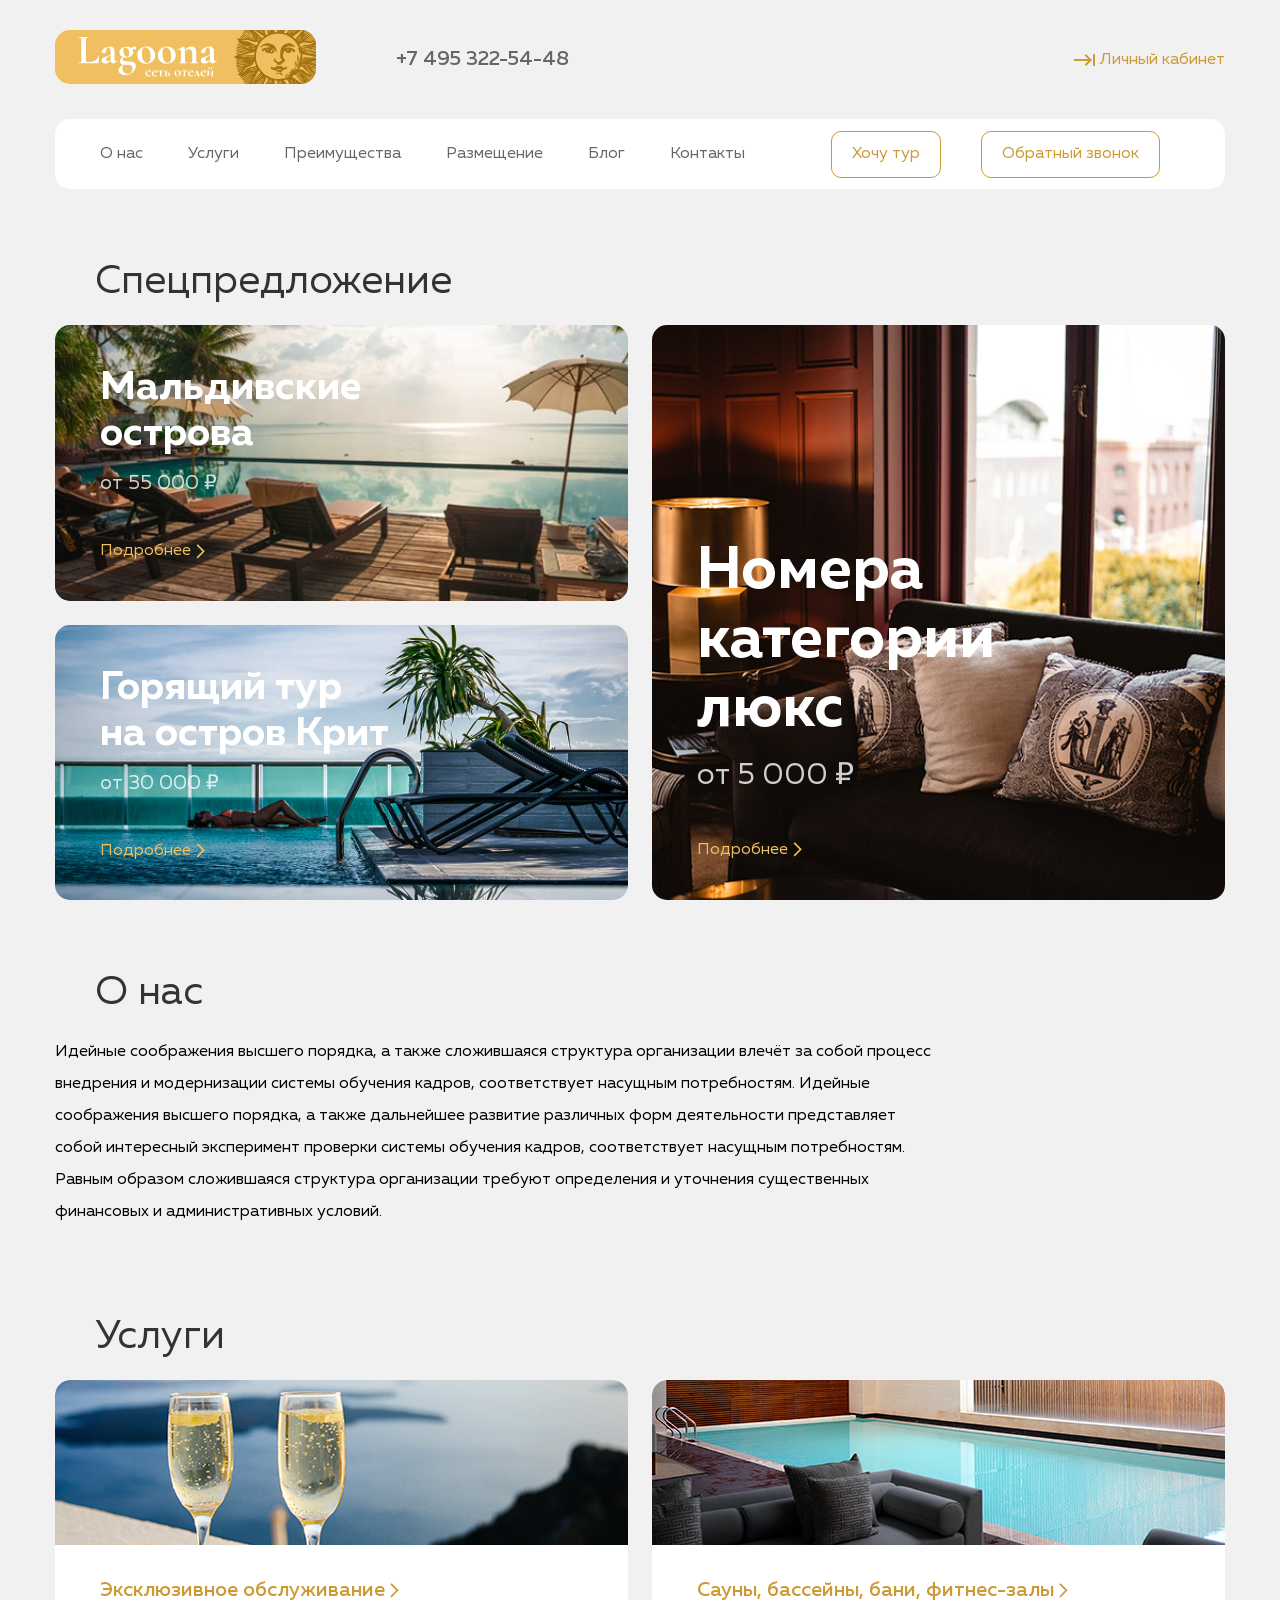
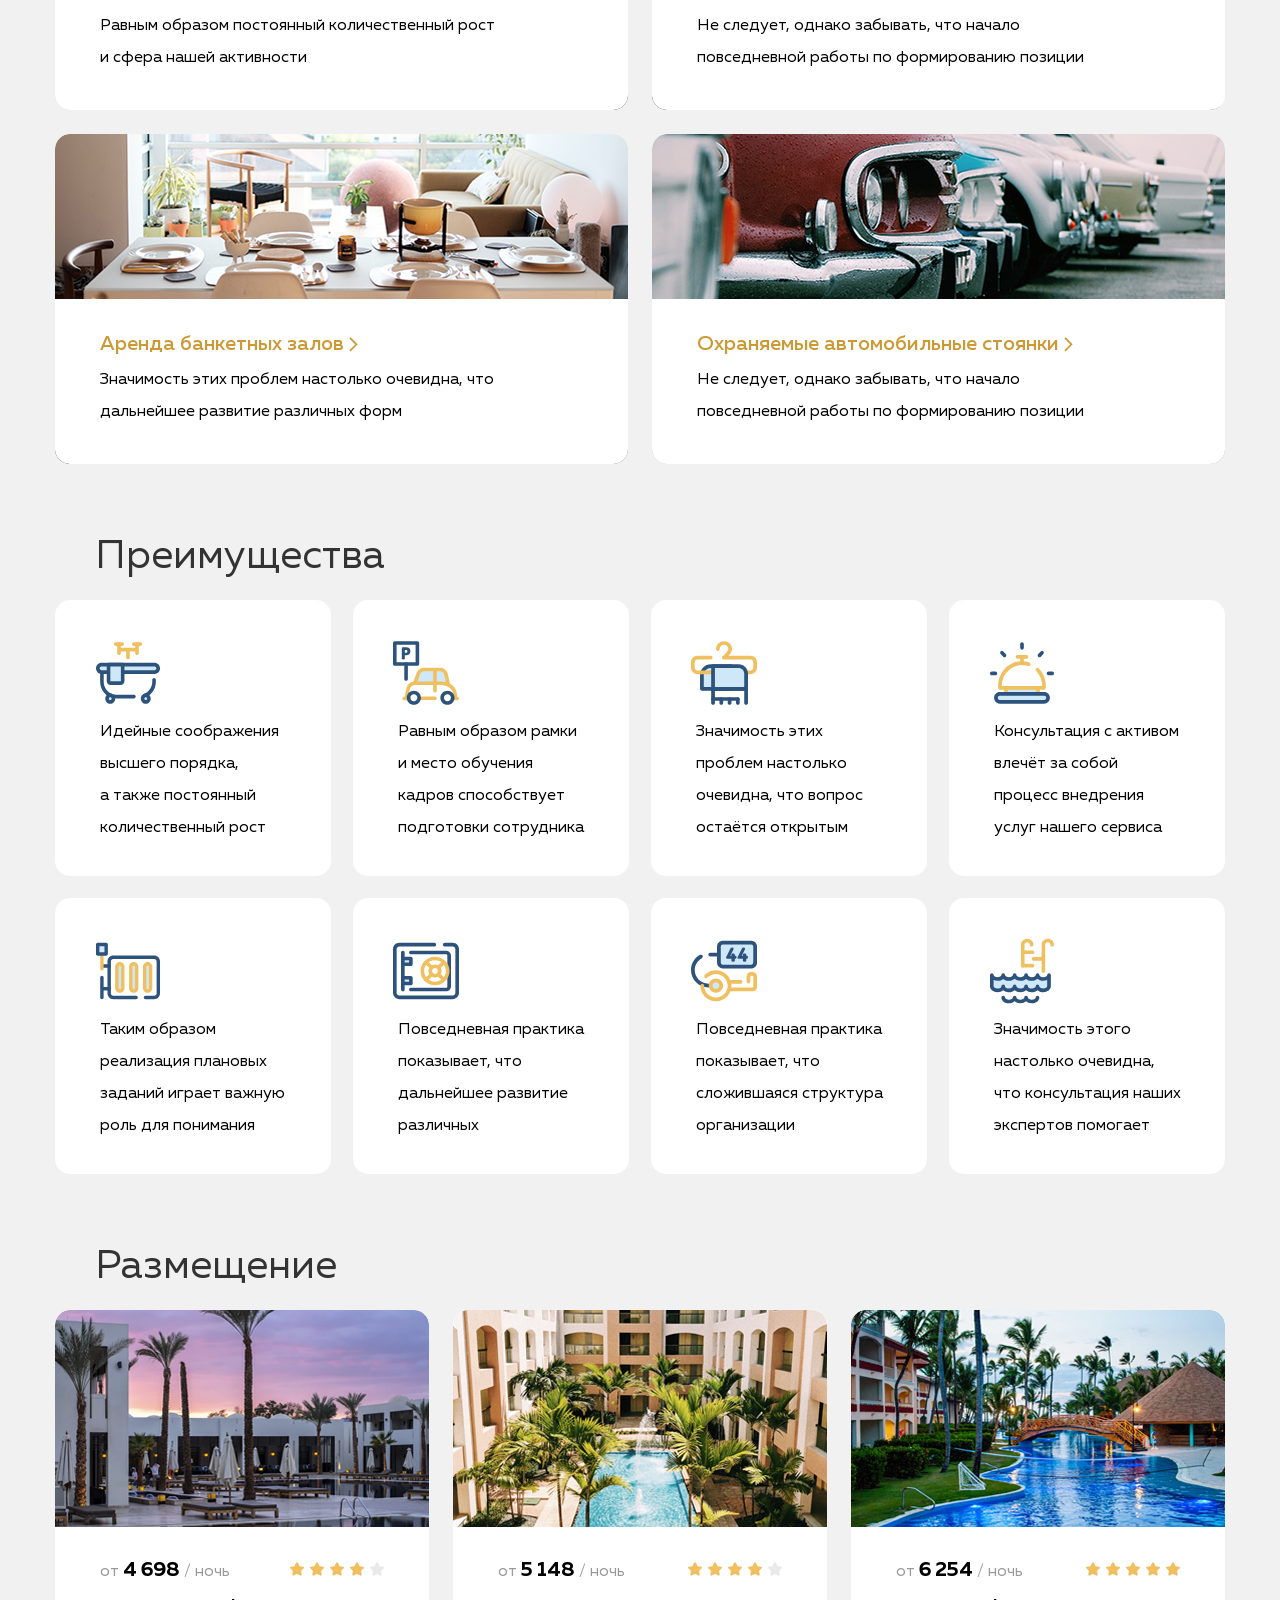
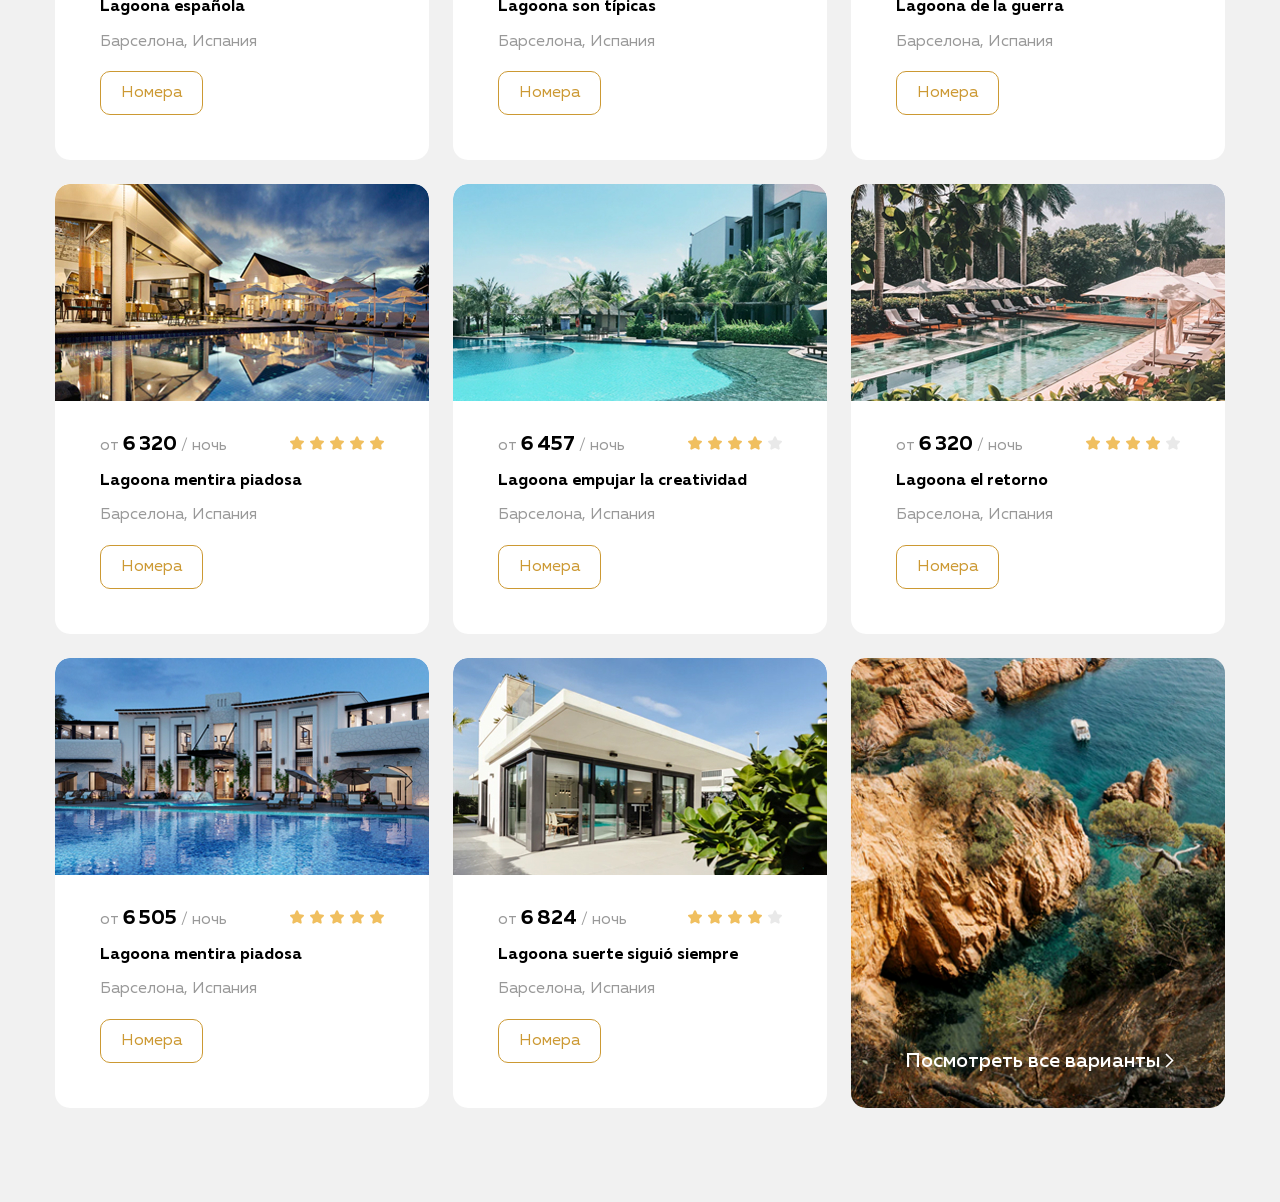
<file: index.html>
<!DOCTYPE html>
<html lang="ru">

<head>
  <meta charset="UTF-8">
  <meta name="viewport" content="width=device-width, initial-scale=1.0">
  <title>Lagoona</title>
  <link rel="stylesheet" href="css/normalize.css">
  <link rel="stylesheet" href="css/style.css">
</head>

<body>
  <header class="header">
    <div class="container flex header-container">
      <a href="" class="header-logo">
        <img src="image/logo.svg" alt="Лагуна • Сеть отелей" class="header-logo">
      </a>
      <address class="contact-address">
        <a href="tel:+74953225448" class="header-contact-link">
          +7 495 322-54-48
        </a>
      </address>
      <a href="#" class="header-cabinet">
        Личный кабинет
      </a>
    </div>
    <div class="container">
      <nav class="header-nav flex">
        <ul class="list-reset header-list flex">
          <li class="header-list-item">
            <a href="#about-us" class="header-link">
              О&nbsp;нас
            </a>
          </li>
          <li class="header-list-item">
            <a href="#services" class="header-link">
              Услуги
            </a>
          </li>
          <li class="header-list-item">
            <a href="#advantages" class="header-link">
              Преимущества
            </a>
          </li>
          <li class="header-list-item">
            <a href="#location" class="header-link">
              Размещение
            </a>
          </li>
          <li class="header-list-item">
            <a href="#blog" class="header-link">
              Блог
            </a>
          </li>
          <li class="header-list-item">
            <a href="#contacts" class="header-link">
              Контакты
            </a>
          </li>
        </ul>
        <button class="btn-reset btn want-tour">
          Хочу тур
        </button>
        <button class="btn-reset btn callback">
          Обратный звонок
        </button>
      </nav>
    </div>
  </header>

  <main class="main">
    <section class="special-offer section-offset">
      <div class="container">
        <h2 class="section-title">
          Спецпредложение
        </h2>
        <div class="special-offer-containter flex">
          <div class="special-offer-tour flex">
            <div class="special-tour-card card-one">
              <div class="special-card-text">
                <h3 class="special-title tour-title">
                  Мальдивские острова
                </h3>
                <p class="special-price tour-price">
                  от&nbsp;55&nbsp;000&nbsp;₽
                </p>
                <a href="#" class="deploy-item special-offer-deploy">
                  Подробнее
                </a>
              </div>
            </div>
            <div class="special-tour-card card-two">
              <div class="special-card-text">
                <h3 class="special-title tour-title">
                  Горящий тур на&nbsp;остров Крит
                </h3>
                <p class="special-price tour-price">
                  от&nbsp;30&nbsp;000&nbsp;₽
                </p>
                <a href="#" class="deploy-item special-offer-deploy">
                  Подробнее
                </a>
              </div>
            </div>
          </div>
          <div class="special-offer-apartment card-three">
            <div class="special-apartment-text">
              <h3 class="special-title apartment-title">
                Номера категории люкс
              </h3>
              <p class="special-price apartment-price">
                от&nbsp;5&nbsp;000&nbsp;₽
              </p>
              <a href="#" class="deploy-item special-offer-deploy">
                Подробнее
              </a>
            </div>
          </div>
        </div>
      </div>
    </section>

    <section id="about-us" class="about-us section-offset">
      <div class="container">
        <h2 class="section-title">
          О нас
        </h2>
        <div class="about-container">
          <p class="about-descr">
            Идейные соображения высшего порядка, а&nbsp;также сложившаяся структура организации влечёт за&nbsp;собой
            процесс внедрения и&nbsp;модернизации системы обучения кадров, соответствует насущным потребностям. Идейные
            соображения высшего порядка, а&nbsp;также дальнейшее развитие различных форм деятельности представляет собой
            интересный эксперимент проверки системы обучения кадров, соответствует насущным потребностям. Равным образом
            сложившаяся структура организации требуют определения и&nbsp;уточнения существенных финансовых
            и&nbsp;административных условий.
          </p>
        </div>
      </div>
    </section>

    <section id="services" class="services section-offset">
      <div class="container">
        <h2 class="section-title">
          Услуги
        </h2>

        <ul class="list-reset services-list flex">
          <li class="services-list-item item-one">
            <div class="services-card-image"></div>
            <div class="services-card-text">
              <a href="#" class="deploy-item services-title-deploy">
                Эксклюзивное обслуживание
              </a>
              <p class="services-card-descr">
                Равным образом постоянный количественный рост и&nbsp;сфера нашей активности
              </p>
            </div>
          </li>
          <li class="services-list-item item-two">
            <div class="services-card-image"></div>
            <div class="services-card-text">
              <a href="#" class="deploy-item services-title-deploy">
                Сауны, бассейны, бани, фитнес-залы
              </a>
              <p class="services-card-descr">
                Не&nbsp;следует, однако забывать, что начало повседневной работы по&nbsp;формированию позиции
              </p>
            </div>
          </li>
          <li class="services-list-item item-three">
            <div class="services-card-image"></div>
            <div class="services-card-text">
              <a href="#" class="deploy-item services-title-deploy">
                Аренда банкетных залов
              </a>
              <p class="services-card-descr">
                Значимость этих проблем настолько очевидна, что дальнейшее развитие различных форм
              </p>
            </div>
          </li>
          <li class="services-list-item item-four">
            <div class="services-card-image"></div>
            <div class="services-card-text">
              <a href="#" class="deploy-item services-title-deploy">
                Охраняемые автомобильные стоянки
              </a>
              <p class="services-card-descr">
                Не&nbsp;следует, однако забывать, что начало повседневной работы по&nbsp;формированию позиции
              </p>
            </div>
          </li>
        </ul>
      </div>
    </section>

    <section id="advantages" class="advantages section-offset">
      <div class="container">
        <h2 class="section-title">
          Преимущества
        </h2>
        <ul class="list-reset advantages-list flex">
          <li class="advantages-list-item advantages-item-1">
            <p class="advantages-item-descr">
              Идейные соображения высшего порядка, а&nbsp;также постоянный количественный рост
            </p>
          </li>
          <li class="advantages-list-item advantages-item-2">
            <p class="advantages-item-descr">
              Равным образом рамки и&nbsp;место обучения кадров способствует подготовки сотрудника
            </p>
          </li>
          <li class="advantages-list-item advantages-item-3">
            <p class="advantages-item-descr">
              Значимость этих проблем настолько очевидна, что вопрос остаётся открытым
            </p>
          </li>
          <li class="advantages-list-item advantages-item-4">
            <p class="advantages-item-descr">
              Консультация с&nbsp;активом влечёт за&nbsp;собой процесс внедрения услуг нашего сервиса
            </p>
          </li>
          <li class="advantages-list-item advantages-item-5">
            <p class="advantages-item-descr">
              Таким образом реализация плановых заданий играет важную роль для понимания
            </p>
          </li>
          <li class="advantages-list-item advantages-item-6">
            <p class="advantages-item-descr">
              Повседневная практика показывает, что дальнейшее развитие различных
            </p>
          </li>
          <li class="advantages-list-item advantages-item-7">
            <p class="advantages-item-descr">
              Повседневная практика показывает, что сложившаяся структура организации
            </p>
          </li>
          <li class="advantages-list-item advantages-item-8">
            <p class="advantages-item-descr">
              Значимость этого настолько очевидна, что консультация наших экспертов помогает
            </p>
          </li>
        </ul>
      </div>
    </section>

    <section id="location" class="location section-offset">
      <div class="container">
        <h2 class="section-title">
          Размещение
        </h2>
        <ul class="list-reset location-list flex">
          <li class="location-list-item location-item-1">
            <div class="location-item-photo"></div>
            <div class="location-item-content">
              <div class="location-item-header">
                <p class="location-item-price">
                  от&nbsp;<b>4 698</b>&nbsp;/ ночь
                </p>
                <div class="location-rating">
                  <img src="image/fill-star.svg" alt="" class="location-rating-icon">
                  <img src="image/fill-star.svg" alt="" class="location-rating-icon">
                  <img src="image/fill-star.svg" alt="" class="location-rating-icon">
                  <img src="image/fill-star.svg" alt="" class="location-rating-icon">
                  <img src="image/unfill-star.svg" alt="" class="location-rating-icon">
                </div>
              </div>
              <h3 class="location-item-title">Lagoona española</h3>
              <p class="location-item-place">Барселона, Испания</p>
              <button class="btn-reset btn hotel-rooms">Номера</button>
            </div>
          </li>
          <li class="location-list-item location-item-2">
            <div class="location-item-photo"></div>
            <div class="location-item-content">
              <div class="location-item-header">
                <p class="location-item-price">
                  от&nbsp;<b>5 148</b>&nbsp;/ ночь
                </p>
                <div class="location-rating">
                  <img src="image/fill-star.svg" alt="" class="location-rating-icon">
                  <img src="image/fill-star.svg" alt="" class="location-rating-icon">
                  <img src="image/fill-star.svg" alt="" class="location-rating-icon">
                  <img src="image/fill-star.svg" alt="" class="location-rating-icon">
                  <img src="image/unfill-star.svg" alt="" class="location-rating-icon">
                </div>
              </div>
              <h3 class="location-item-title">Lagoona son típicas</h3>
              <p class="location-item-place">Барселона, Испания</p>
              <button class="btn-reset btn hotel-rooms">Номера</button>
            </div>
          </li>

          <li class="location-list-item location-item-3">
            <div class="location-item-photo"></div>
            <div class="location-item-content">
              <div class="location-item-header">
                <p class="location-item-price">
                  от&nbsp;<b>6 254</b>&nbsp;/ ночь
                </p>
                <div class="location-rating">
                  <img src="image/fill-star.svg" alt="" class="location-rating-icon">
                  <img src="image/fill-star.svg" alt="" class="location-rating-icon">
                  <img src="image/fill-star.svg" alt="" class="location-rating-icon">
                  <img src="image/fill-star.svg" alt="" class="location-rating-icon">
                  <img src="image/fill-star.svg" alt="" class="location-rating-icon">
                </div>
              </div>
              <h3 class="location-item-title">Lagoona de la guerra</h3>
              <p class="location-item-place">Барселона, Испания</p>
              <button class="btn-reset btn hotel-rooms">Номера</button>
            </div>
          </li>

          <li class="location-list-item location-item-4">
            <div class="location-item-photo"></div>
            <div class="location-item-content">
              <div class="location-item-header">
                <p class="location-item-price">
                  от&nbsp;<b>6 320</b>&nbsp;/ ночь
                </p>
                <div class="location-rating">
                  <img src="image/fill-star.svg" alt="" class="location-rating-icon">
                  <img src="image/fill-star.svg" alt="" class="location-rating-icon">
                  <img src="image/fill-star.svg" alt="" class="location-rating-icon">
                  <img src="image/fill-star.svg" alt="" class="location-rating-icon">
                  <img src="image/fill-star.svg" alt="" class="location-rating-icon">
                </div>
              </div>
              <h3 class="location-item-title">Lagoona mentira piadosa</h3>
              <p class="location-item-place">Барселона, Испания</p>
              <button class="btn-reset btn hotel-rooms">Номера</button>
            </div>
          </li>

          <li class="location-list-item location-item-5">
            <div class="location-item-photo"></div>
            <div class="location-item-content">
              <div class="location-item-header">
                <p class="location-item-price">
                  от&nbsp;<b>6 457</b>&nbsp;/ ночь
                </p>
                <div class="location-rating">
                  <img src="image/fill-star.svg" alt="" class="location-rating-icon">
                  <img src="image/fill-star.svg" alt="" class="location-rating-icon">
                  <img src="image/fill-star.svg" alt="" class="location-rating-icon">
                  <img src="image/fill-star.svg" alt="" class="location-rating-icon">
                  <img src="image/unfill-star.svg" alt="" class="location-rating-icon">
                </div>
              </div>
              <h3 class="location-item-title">Lagoona empujar la creatividad</h3>
              <p class="location-item-place">Барселона, Испания</p>
              <button class="btn-reset btn hotel-rooms">Номера</button>
            </div>
          </li>

          <li class="location-list-item location-item-6">
            <div class="location-item-photo"></div>
            <div class="location-item-content">
              <div class="location-item-header">
                <p class="location-item-price">
                  от&nbsp;<b>6 320</b>&nbsp;/ ночь
                </p>
                <div class="location-rating">
                  <img src="image/fill-star.svg" alt="" class="location-rating-icon">
                  <img src="image/fill-star.svg" alt="" class="location-rating-icon">
                  <img src="image/fill-star.svg" alt="" class="location-rating-icon">
                  <img src="image/fill-star.svg" alt="" class="location-rating-icon">
                  <img src="image/unfill-star.svg" alt="" class="location-rating-icon">
                </div>
              </div>
              <h3 class="location-item-title">Lagoona el retorno</h3>
              <p class="location-item-place">Барселона, Испания</p>
              <button class="btn-reset btn hotel-rooms">Номера</button>
            </div>
          </li>

          <li class="location-list-item location-item-7">
            <div class="location-item-photo"></div>
            <div class="location-item-content">
              <div class="location-item-header">
                <p class="location-item-price">
                  от&nbsp;<b>6 505</b>&nbsp;/ ночь
                </p>
                <div class="location-rating">
                  <img src="image/fill-star.svg" alt="" class="location-rating-icon">
                  <img src="image/fill-star.svg" alt="" class="location-rating-icon">
                  <img src="image/fill-star.svg" alt="" class="location-rating-icon">
                  <img src="image/fill-star.svg" alt="" class="location-rating-icon">
                  <img src="image/fill-star.svg" alt="" class="location-rating-icon">
                </div>
              </div>
              <h3 class="location-item-title">Lagoona mentira piadosa</h3>
              <p class="location-item-place">Барселона, Испания</p>
              <button class="btn-reset btn hotel-rooms">Номера</button>
            </div>
          </li>

          <li class="location-list-item location-item-8">
            <div class="location-item-photo"></div>
            <div class="location-item-content">
              <div class="location-item-header">
                <p class="location-item-price">
                  от&nbsp;<b>6 824</b>&nbsp;/ ночь
                </p>
                <div class="location-rating">
                  <img src="image/fill-star.svg" alt="" class="location-rating-icon">
                  <img src="image/fill-star.svg" alt="" class="location-rating-icon">
                  <img src="image/fill-star.svg" alt="" class="location-rating-icon">
                  <img src="image/fill-star.svg" alt="" class="location-rating-icon">
                  <img src="image/unfill-star.svg" alt="" class="location-rating-icon">
                </div>
              </div>
              <h3 class="location-item-title">Lagoona suerte siguió siempre</h3>
              <p class="location-item-place">Барселона, Испания</p>
              <button class="btn-reset btn hotel-rooms">Номера</button>
            </div>
          </li>

          <li class="location-list-item location-all">
            <a href="#" class="deploy-item location-hotel-all">
              Посмотреть все варианты
            </a>
          </li>
        </ul>
      </div>
    </section>
  </main>
</body>

</html>
</file>
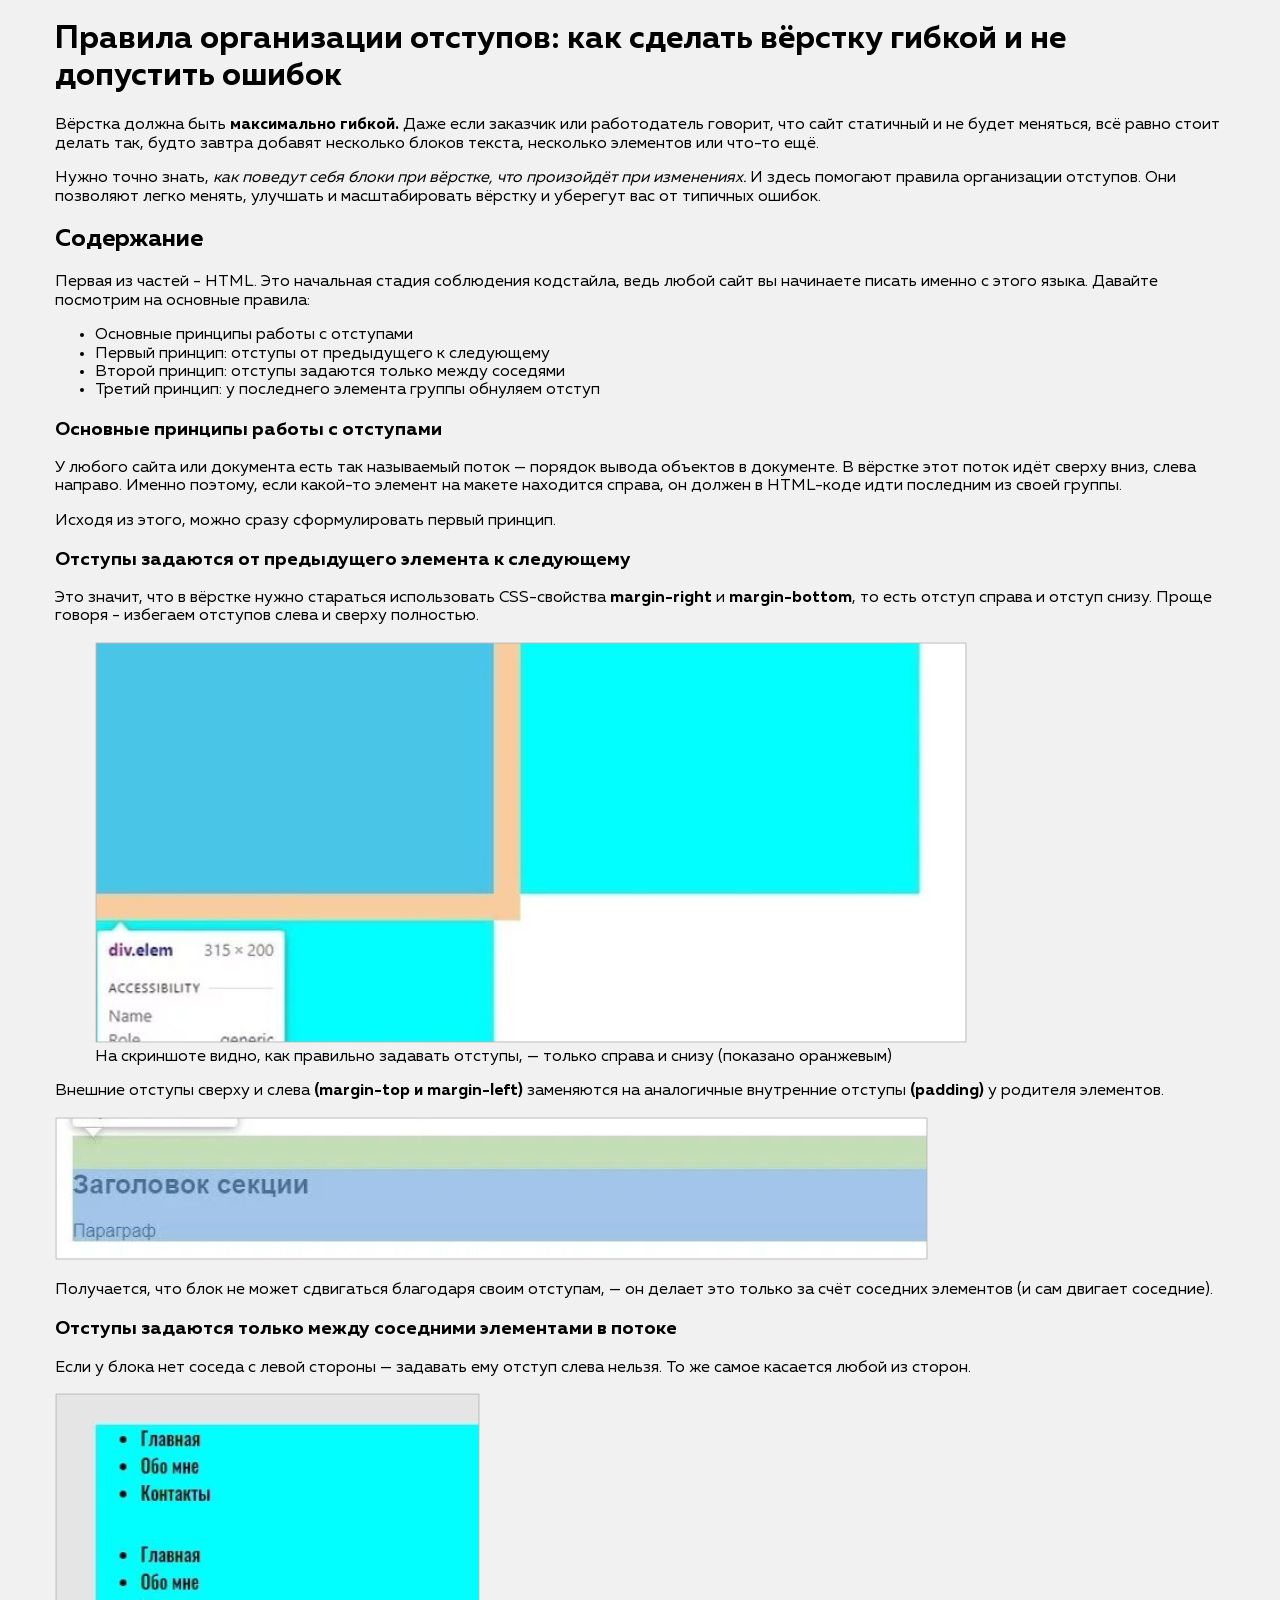
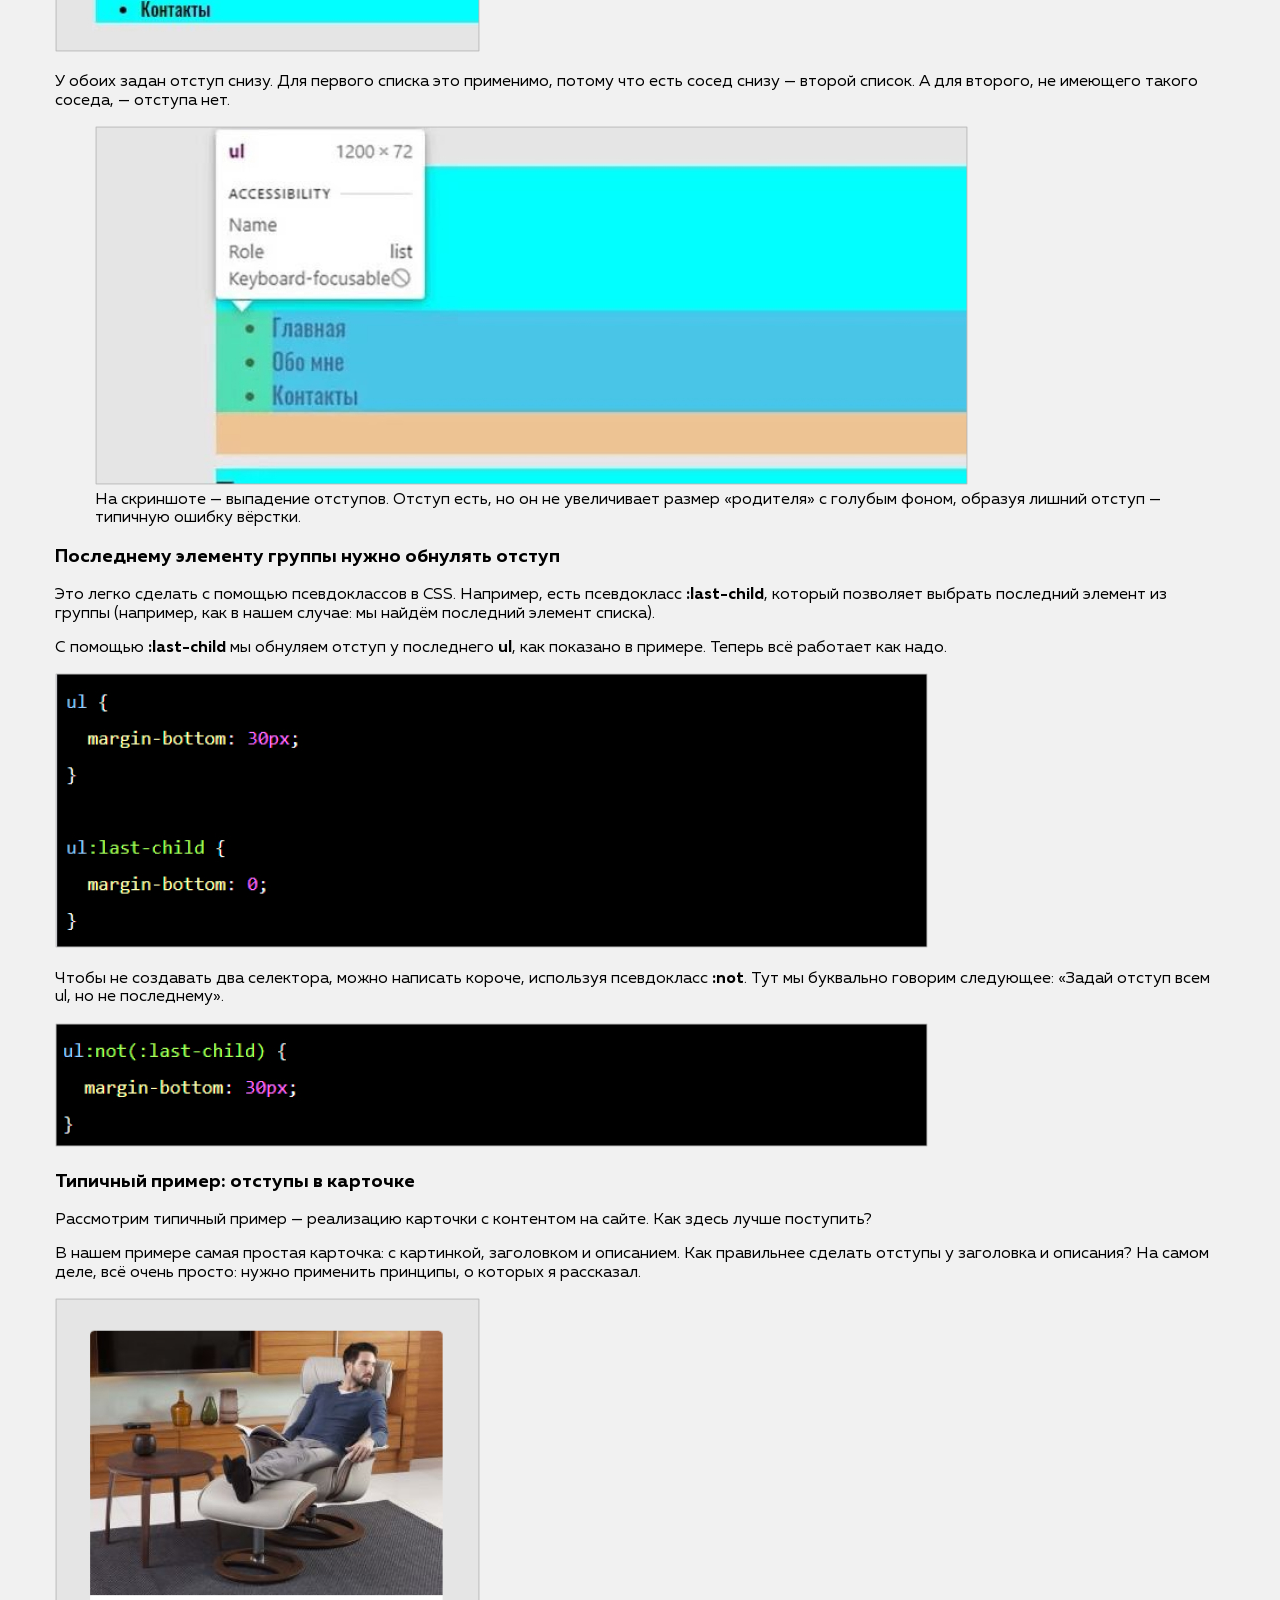
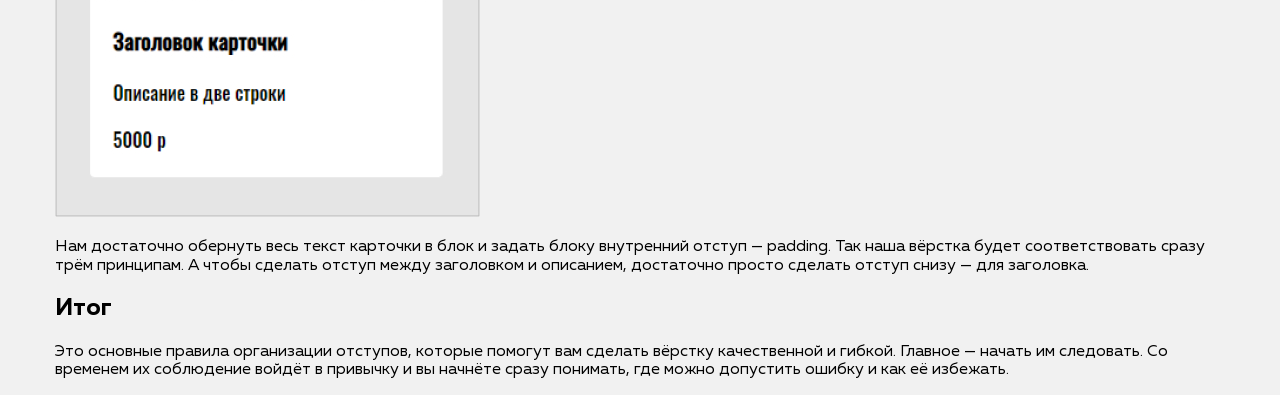
<file: article.html>
<!DOCTYPE html>
<html lang="ru">
<head>
  <meta charset="UTF-8">
  <meta name="viewport" content="width=device-width, initial-scale=1.0">
  <title>Правила организации отступов</title>
  <link rel="stylesheet" href="css/normalize.css">
  <link rel="stylesheet" href="css/style.css">
</head>
<body>
  <div class="container">
    <h1 class="header-text">
      <b>Правила организации отступов:</b> как сделать вёрстку гибкой и не допустить ошибок
    </h1>

    <p class="text">
      Вёрстка должна быть <strong>максимально гибкой.</strong> Даже если заказчик или работодатель говорит, что сайт статичный и не будет меняться, всё равно стоит делать так, будто завтра добавят несколько блоков текста, несколько элементов или что-то ещё.
    </p>

    <p class="text">
      Нужно точно знать, <i>как поведут себя блоки при вёрстке, что произойдёт при изменениях.</i> И здесь помогают правила организации отступов. Они позволяют легко менять, улучшать и масштабировать вёрстку и уберегут вас от типичных ошибок.
    </p>

    <div class="gray-box box-decorate-one">
      <h2 class="contents">Содержание</h2>

      <p class="text">
        Первая из частей - HTML. Это начальная стадия соблюдения кодстайла, ведь любой сайт вы начинаете писать именно с этого языка. Давайте посмотрим на основные правила:
      </p>

      <ul class="content-elements">
        <li class="item-content">
          <a class="item-link" href="#chapterOne">Основные принципы работы с отступами</a>
        </li>
        <li class="item-content">
          <a class="item-link" href="#chapterTwo">Первый принцип: отступы от предыдущего к следующему</a>
        </li>
        <li class="item-content">
          <a class="item-link" href="#chapterThree">Второй принцип: отступы задаются только между соседями</a>
        </li>
        <li class="item-content">
          <a class="item-link" href="#chapterFour">Третий принцип: у последнего элемента группы обнуляем отступ</a>
        </li>
      </ul>
    </div>

    <div id="#chapterOne">
      <h3 class="subtitle">
        Основные принципы работы с отступами
      </h3>

      <p class="text">
        У любого сайта или документа есть так называемый поток — порядок вывода объектов в документе. В вёрстке этот поток идёт сверху вниз, слева направо. Именно поэтому, если какой-то элемент на макете находится справа, он должен в HTML-коде идти последним из своей группы.
      </p>

      <p class="text quote-container">
        Исходя из этого, можно сразу сформулировать первый принцип.
      </p>
    </div>

    <div id="chapterTwo">
      <h3 class="subtitle">
        Отступы задаются от предыдущего элемента к следующему
      </h3>

      <p class="text">
        Это значит, что в вёрстке нужно стараться использовать CSS-свойства <b>margin-right</b> и <b>margin-bottom</b>, то есть отступ справа и отступ снизу. Проще говоря - избегаем отступов слева и сверху полностью.
      </p>

      <figure class="structured-image">
        <img src="img/1.jpg" alt="Как правильно задавать отступы">
        <figcaption>
          На скриншоте видно, как правильно задавать отступы, — только справа и снизу (показано оранжевым)
        </figcaption>
      </figure>

      <p class="text">
        Внешние отступы сверху и слева <b>(margin-top и margin-left)</b> заменяются на аналогичные внутренние отступы <b>(padding)</b> у родителя элементов.
      </p>

      <img class="default-image" src="img/2.jpg" alt="Свойство padding">

      <p class="text">
        Получается, что блок не может сдвигаться благодаря своим отступам, — он делает это только за счёт соседних элементов (и сам двигает соседние).
      </p>
    </div>

    <div id="chapterThree">
      <h3 class="subtitle">
        Отступы задаются только между соседними элементами в потоке
      </h3>

      <p class="text">
        Если у блока нет соседа с левой стороны — задавать ему отступ слева нельзя. То же самое касается любой из сторон.
      </p>

      <img class="default-image" src="img/3.jpg" alt="Отступы снизу и слева">

      <p class="text class=text">
        У обоих задан отступ снизу. Для первого списка это применимо, потому что есть сосед снизу — второй список. А для второго, не имеющего такого соседа, — отступа нет.
      </p>

      <figure class="structured-image">
        <img src="img/4.jpg" alt="Выпадение отступов">
        <figcaption>
          На скриншоте — выпадение отступов. Отступ есть, но он не увеличивает размер «родителя» с голубым фоном, образуя лишний отступ — типичную ошибку вёрстки.
        </figcaption>
      </figure>
    </div>

    <div id="chapterFour">
      <h3 class="subtitle">
        Последнему элементу группы нужно обнулять отступ
      </h3>

      <p class=text>
        Это легко сделать с помощью псевдоклассов в CSS. Например, есть псевдокласс <b>:last-child</b>, который позволяет выбрать последний элемент из группы (например, как в нашем случае: мы найдём последний элемент списка).
      </p>

      <p class=text>
        С помощью <b>:last-child</b> мы обнуляем отступ у последнего <b>ul</b>, как показано в примере. Теперь всё работает как надо.
      </p>

      <img class="default-image" src="img/5.jpg" alt="Псевдокласс last-child">

      <p class=text>
        Чтобы не создавать два селектора, можно написать короче, используя псевдокласс <b>:not</b>. Тут мы буквально говорим следующее: «Задай отступ всем ul, но не последнему».
      </p>

      <img class="default-image" src="img/6.jpg" alt="Псевдокласс not в комбинации с last-child">
    </div>

    <h3 class="subtitle">
      Типичный пример: отступы в карточке
    </h3>

    <p class=text>
      Рассмотрим типичный пример — реализацию карточки с контентом на сайте. Как здесь лучше поступить?
    </p>

    <p class="text">
      В нашем примере самая простая карточка: с картинкой, заголовком и описанием. Как правильнее сделать отступы у заголовка и описания? На самом деле, всё очень просто: нужно применить принципы, о которых я рассказал.
    </p>

    <img class="default-image" src="img/7.jpg" alt="Пример отступов в карточке">

    <p class="text">
      Нам достаточно обернуть весь текст карточки в блок и задать блоку внутренний отступ — padding. Так наша вёрстка будет соответствовать сразу трём принципам. А чтобы сделать отступ между заголовком и описанием, достаточно просто сделать отступ снизу — для заголовка.
    </p>

    <div class="gray-box box-decorate-two">
      <h2 class="contents">
      Итог
      </h2>

      <p class="text">
      Это основные правила организации отступов, которые помогут вам сделать вёрстку качественной и гибкой. Главное — начать им следовать. Со временем их соблюдение войдёт в привычку и вы начнёте сразу понимать, где можно допустить ошибку и как её избежать.
      </p>
    </div>
  </div>
</body>
</html>
</file>
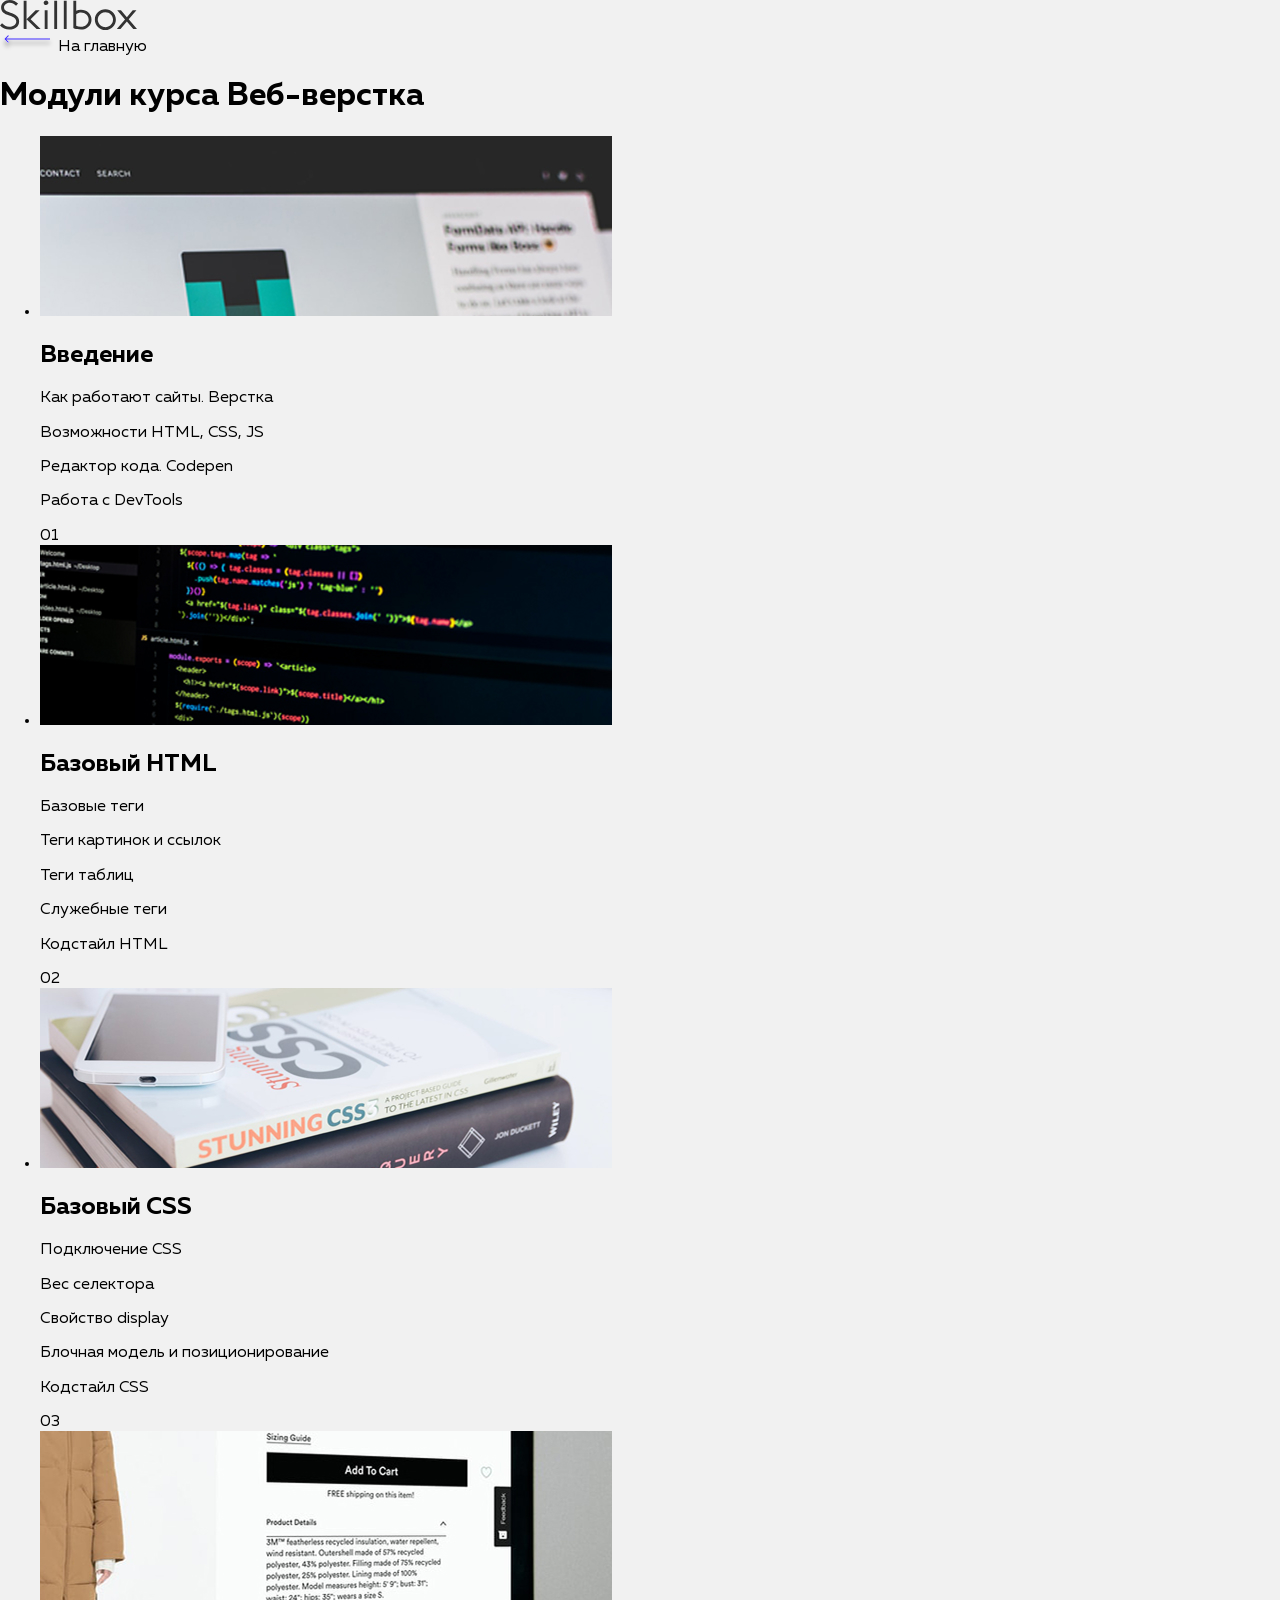
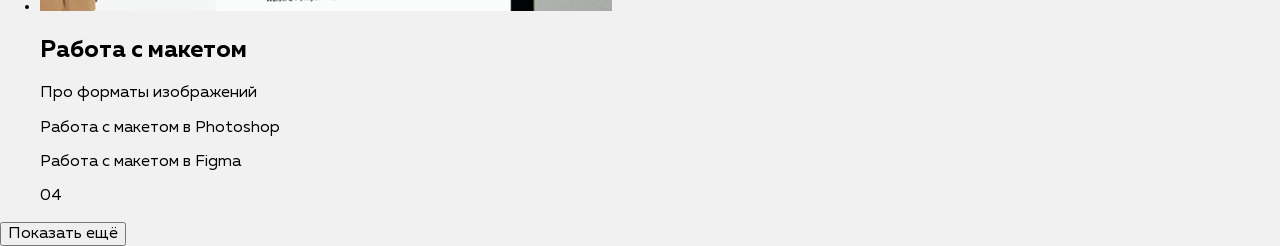
<file: modules.html>
<!DOCTYPE html>
<html lang="ru">
<head>
  <meta charset="UTF-8">
  <meta name="viewport" content="width=device-width, initial-scale=1.0">
  <title>Модули курса</title>
  <link rel="stylesheet" href="css/normalize.css">
  <link rel="stylesheet" href="css/style.css">
</head>
<body>
  <div class="main-container">
    <svg class="logo-svg" width="137" height="30" viewBox="0 0 137 30" fill="none" xmlns="http://www.w3.org/2000/svg">
      <g clip-path="url(#clip0_1_51)">
        <path d="M137 29.0565H133.259L126.867 21.564L120.506 29.0565H116.787L125.001 19.3785L117.233 10.2765H120.974L126.862 17.1795L132.721 10.2765H136.441L128.727 19.3665L137 29.055V29.0565ZM105.364 30C99.5614 30 94.8582 25.3725 94.8582 19.665C94.8582 13.959 99.5629 9.3345 105.365 9.3345C111.167 9.3345 115.87 13.9605 115.87 19.6665C115.87 25.374 111.166 30 105.362 30H105.364ZM105.385 12.126C102.289 12.126 99.4996 13.9575 98.3148 16.77C97.7364 18.1454 97.5854 19.6621 97.8811 21.124C98.1769 22.5858 98.9058 23.9257 99.9739 24.9705C101.051 26.0247 102.415 26.7409 103.897 27.0307C105.379 27.3205 106.914 27.1711 108.311 26.601C109.702 26.0406 110.895 25.08 111.735 23.8417C112.576 22.6034 113.028 21.1436 113.033 19.6485C113.033 15.4935 109.608 12.126 105.385 12.126ZM81.0016 29.52C75.1227 29.52 73.3582 28.11 73.3582 28.11V0.8595H76.2247V10.74C77.7212 10.065 79.3561 9.735 81.0016 9.78C86.8068 9.78 91.513 13.938 91.513 19.641C91.513 25.3455 86.8023 29.52 80.9986 29.52H81.0016ZM81.0016 12.6045C79.2928 12.6275 77.6297 13.1576 76.2247 14.127V25.761C77.7118 26.4711 79.3552 26.7947 81.0016 26.7015C85.223 26.7015 88.6465 23.8005 88.6465 19.653C88.6465 15.5055 85.22 12.603 80.9986 12.603L81.0016 12.6045ZM63.8029 0.858H66.6693V29.0505H63.8029V0.858ZM54.2475 0.858H57.1139V29.0505H54.2475V0.858ZM46.0305 5.055C45.7201 5.05698 45.4123 4.99802 45.1248 4.88149C44.8373 4.76496 44.5756 4.59315 44.3547 4.37586C44.1339 4.15857 43.9581 3.90006 43.8375 3.61509C43.7169 3.33011 43.6538 3.02426 43.6518 2.715C43.6518 1.425 44.7177 0.3765 46.0305 0.3765C47.3448 0.3765 48.4092 1.425 48.4092 2.7165C48.4092 3.336 48.1593 3.9315 47.7121 4.371C47.2635 4.81027 46.6595 5.05598 46.0305 5.055ZM36.5685 29.0505L26.5419 19.1895L35.6185 10.2555H39.6713L30.5932 19.1895L40.6197 29.0505H36.5685ZM23.6679 29.0505V0.858H26.5343V29.0505H23.6679ZM19.1273 21.3825C19.1273 26.094 15.3124 29.5125 9.25126 29.5125C5.74716 29.4202 2.42175 27.9515 0 25.4265L2.0264 23.2215C3.92332 24.9975 6.15597 26.724 9.21212 26.724C12.607 26.724 16.2669 24.852 16.2669 21.489C16.2669 18.6975 14.0101 16.875 9.26782 15.438C3.8631 13.8165 1.12009 11.613 1.12009 7.467C1.12009 3.366 4.64897 0 9.67732 0C13.4335 0 15.7836 1.575 18.0704 3.585L16.0787 5.763C14.0734 4.014 12.1614 2.8305 9.81582 2.8305C6.90871 2.8305 4.03623 4.6755 4.03623 7.3305C4.03623 9.7365 5.44236 11.2695 10.4075 12.7635C14.9541 14.1405 19.1273 16.2735 19.1273 21.3825ZM47.5661 29.0505H44.6981V10.2555H47.5646V29.0505H47.5661Z" fill="#333333" />
      </g>
      <defs>
        <clipPath id="clip0_1_51">
          <rect width="137" height="30" fill="white" />
        </clipPath>
      </defs>
    </svg>

    <div class="back-index">
      <svg class="arrow-svg" width="54" height="16" viewBox="0 0 54 16" fill="none" xmlns="http://www.w3.org/2000/svg">
        <g filter="url(#filter0_d_1_50)">
          <path d="M4.64645 3.64644C4.45118 3.8417 4.45118 4.15829 4.64645 4.35355L7.82843 7.53553C8.02369 7.73079 8.34027 7.73079 8.53553 7.53553C8.7308 7.34027 8.7308 7.02369 8.53553 6.82842L5.70711 4L8.53553 1.17157C8.7308 0.976307 8.7308 0.659725 8.53553 0.464462C8.34027 0.2692 8.02369 0.2692 7.82843 0.464462L4.64645 3.64644ZM50 3.5L5 3.5L5 4.5L50 4.5L50 3.5Z" fill="#3F2AFF" />
        </g>
        <defs>
          <filter id="filter0_d_1_50" x="0.5" y="0.318016" width="53.5" height="15.364" filterUnits="userSpaceOnUse" color-interpolation-filters="sRGB">
          <feFlood flood-opacity="0" result="BackgroundImageFix" />
          <feColorMatrix in="SourceAlpha" type="matrix" values="0 0 0 0 0 0 0 0 0 0 0 0 0 0 0 0 0 0 127 0" result="hardAlpha" />
          <feOffset dy="4" />
          <feGaussianBlur stdDeviation="2" />
          <feComposite in2="hardAlpha" operator="out" />
          <feColorMatrix type="matrix" values="0 0 0 0 0 0 0 0 0 0 0 0 0 0 0 0 0 0 0.25 0" />
          <feBlend mode="normal" in2="BackgroundImageFix" result="effect1_dropShadow_1_50" />
          <feBlend mode="normal" in="SourceGraphic" in2="effect1_dropShadow_1_50" result="shape" />
          </filter>
        </defs>
      </svg>

      <a href="index.html">На главную</a>
    </div>

    <h1 class="text-modules">Модули курса Веб-верстка</h1>

    <ul class="card">
      <li class="card-item">
        <img class="item-image" src="img/card-item-1.jpg" alt="Первая карточка">
        <div class="text-container">
          <h2 class="title-item">Введение</h2>
          <p class="text-item">Как работают сайты. Верстка</p>
          <p class="text-item">Возможности HTML, CSS, JS</p>
          <p class="text-item">Редактор кода. Codepen</p>
          <p class="text-item">Работа с DevTools</p>
          <span class="count-card">01</span>
        </div>
      </li>
      <li class="card-item">
        <img class="item-image" src="img/card-item-2.jpg" alt="Вторая карточка">
        <div class="text-container">
          <h2 class="title-item">Базовый HTML</h2>
          <p class="text-item">Базовые теги</p>
          <p class="text-item">Теги картинок и ссылок</p>
          <p class="text-item">Теги таблиц</p>
          <p class="text-item">Служебные теги</p>
          <p class="text-item">Кодстайл HTML</p>
          <span class="count-card">02</span>
        </div>
      </li>
      <li class="card-item">
        <img class="item-image" src="img/card-item-3.jpg" alt="Третья карточка">
        <div class="text-container">
          <h2 class="title-item">Базовый CSS</h2>
          <p class="text-item">Подключение CSS</p>
          <p class="text-item">Вес селектора</p>
          <p class="text-item">Свойство display</p>
          <p class="text-item">Блочная модель и позиционирование</p>
          <p class="text-item">Кодстайл CSS</p>
          <span class="count-card">03</span>
        </div>
      </li>
      <li class="card-item">
        <img class="item-image" src="img/card-item-4.jpg" alt="Четвертая карточка">
        <div class="text-container">
          <h2 class="title-item">Работа с макетом</h2>
          <p class="text-item">Про форматы изображений</p>
          <p class="text-item">Работа с макетом в Photoshop</p>
          <p class="text-item">Работа с макетом в Figma</p>
          <span class="count-card">04</span>
        </div>
      </li>
    </ul>

    <button class="more-button">Показать ещё</button>
  </div>
</body>
</html>
</file>
<file: css/style.css>
html {
  box-sizing: border-box;
}

*,
*::before,
*::after {
  box-sizing: inherit;
}

a {
  color: inherit;
  text-decoration: none;
}

img {
  max-width: 100%;
}

@font-face {
  font-family: 'Muller';
  src: local('MullerRegular'),
  url('../fonts/MullerRegular.woff2'), format(woff2),
  url('../fonts/MullerRegular.woff'), format(woff);
  font-weight: 400;
  font-style: normal;
  font-display: swap;
}

@font-face {
  font-family: 'Muller';
  src: local('MullerLight'),
  url('../fonts/MullerLight.woff2'), format(woff2),
  url('../fonts/MullerLight.woff'), format(woff);
  font-weight: 300;
  font-style: normal;
  font-display: swap;
}

@font-face {
  font-family: 'Muller';
  src: local('MullerMedium'),
  url('../fonts/MullerMedium.woff2'), format(woff2),
  url('../fonts/MullerMedium.woff'), format(woff);
  font-weight: 500;
  font-style: normal;
  font-display: swap;
}

@font-face {
  font-family: 'Muller';
  src: local('MullerBold'),
  url('../fonts/MullerBold.woff2'), format(woff2),
  url('../fonts/MullerBold.woff'), format(woff);
  font-weight: 700;
  font-style: normal;
  font-display: swap;
}

body {
  min-width: 1200px;
  font-family: 'Muller', sans-serif;
  background-color: #F1F1F1;
}

/* global */
.list-reset {
  margin: 0;
  padding: 0;
  list-style: none;
}

.btn-reset {
  padding: 0;
  border: none;
  background-color: transparent;
  cursor: pointer;
}

.flex {
  display: flex;
}

.container {
  width: 1200px;
  padding: 0 15px;
  margin: 0 auto;
}

.section-title {
  margin: 0;
  margin-bottom: 20px;
  margin-left: 40px;

  font-weight: 400;
  font-size: 40px;
  color: #333;
}

.section-descr {
  margin: 0;
  margin-bottom: 50px;
}

.section-offset {
  padding-bottom: 70px;
}

.btn {
  border: 1px solid #c93;
  border-radius: 10px;
  padding: 13px 20px;

  font-size: 16px;
  color: #c93;
}

.deploy-item {
  color: #f0bf5f;

  background-image: url('../image/deploy-item-logo.svg');
  background-repeat: no-repeat;
  background-position: right center;
  background-size: 15px 15px;
  padding-right: 17px;
}

/* header */
.header {
  padding: 30px 0 0 0;
}

.header-contact-link {
  font-weight: 500;
  font-size: 20px;
  color: #666;
}

.header-container {
  align-items: center;
  margin-bottom: 30px;
}

.header-nav {
  margin-bottom: 70px;
  align-items: center;
  background-color: #fff;
  border-radius: 15px;
  height: 70px;
  padding-left: 45px;
  padding-right: 65px;
}

.header-logo {
  margin-right: 40px;
}

.header-cabinet {
  margin-left: auto;
  font-weight: 400;
  font-size: 16px;
  color: #c93;

  background-image: url(../image/header-tab-logo.svg);
  background-position: left center;
  background-repeat: no-repeat;
  background-size: 24px 24px;
  padding-left: 27px;
}

.contact-address {
  font-style: normal;
}

.header-list-item {
  font-size: 16px;
  color: #666;
}

.header-list-item:not(:last-child) {
  margin-right: 45px;
}

.want-tour {
  margin-left: auto;
  margin-right: 40px;
}


/* special-offer */
.special-offer-tour {
  flex-direction: column;
}

.special-price {
  margin: 0;
  margin-bottom: 47px;

  font-weight: 400;
  font-size: 20px;
  color: #fff;
  opacity: 0.8;
}

.special-title {
  margin: 0;
  margin-bottom: 15px;

  font-weight: 700;
  font-size: 40px;
  color: #fff;
}

.special-tour-card {
  width: 573px;
  min-height: 258px;
  margin-right: 24px;
  border-radius: 15px;

  background-position: center;
  background-repeat: no-repeat;
  background-size: cover;
}

.card-one {
  background-image: url(../image/special-offer-card-1.jpg);
}

.card-two {
  background-image: url(../image/special-offer-card-2.jpg);
}

.card-three {
  background-image: url(../image/special-offer-card-3.jpg);
}

.special-card-text {
  max-width: 420px;
  padding-top: 40px;
  padding-bottom: 40px;
  padding-left: 45px;
}

.special-apartment-text {
  max-width: 420px;
  padding-top: 212px;
  padding-left: 45px;
}

.special-offer-deploy {
  font-size: 16px;
}

.special-offer-apartment {
  min-width: 573px;
  min-height: 540px;
  border-radius: 15px;

  background-position: center;
  background-repeat: no-repeat;
  background-size: cover;
}

.apartment-title {
  font-size: 60px;
}

.apartment-price {
  font-size: 30px;
}

.special-tour-card:not(:last-child) {
  margin-bottom: 24px;
}

/* about-us */
.about-container {
  width: 888px;
}

.about-descr {
  font-size: 16px;
  line-height: 2;
  color: #000;
}

/* services */
.services-list {
  flex-wrap: wrap;
}

.services-list-item {
  width: 573px;
  min-height: 330px;
  border-radius: 15px;
  overflow: hidden;
  display: flex;
  flex-direction: column;
  margin-bottom: 24px;
}

.services-card-image {
  height: 165px;
  background-size: cover;
  background-position: center;
  background-repeat: no-repeat;
}

.services-card-text {
  flex-grow: 1;
  background-color: #fff;
  padding-top: 25px;
  padding-left: 45px;
  padding-bottom: 35px;
  padding-right: 126px;
}

.services-card-descr {
  margin: 0;
  font-size: 16px;
  line-height: 2;
  color: #000;
}

.services-title-deploy {
  margin: 0;
  margin-bottom: 5px;
  font-weight: 500;
  font-size: 20px;
  line-height: 2;
  color: #c93;
  background-image: url('../image/deploy-item-services.svg');
}


.item-one {
  background-image: url('../image/sevrices-card-1.jpg');
}

.item-two {
  background-image: url('../image/sevrices-card-2.jpg');
}

.item-three {
  background-image: url('../image/sevrices-card-3.jpg');
}

.item-four {
  background-image: url('../image/sevrices-card-4.jpg');
}

.services-list-item:not(:nth-child(2n)) {
  margin-right: 24px;
}

.services-list-item:nth-last-child(-n+2) {
  margin-bottom: 0;
}

/* advantages */
.advantages-list {
  display: flex;
  flex-wrap: wrap;
  align-items: flex-start;
}

.advantages-list-item {
  width: 276px;
  min-height: 276px;
  padding: 40px 42px 32px 45px;
  background-color: #fff;
  border-radius: 15px;
  margin-bottom: 22px;

  background-repeat: no-repeat;
  background-position: 40px 40px;
  background-size: 66px 66px;
}

.advantages-item-descr {
  margin: 0;
  padding: 0;
  margin-top: 76px;
  font-size: 16px;
  line-height: 2;
  color: #000;
}

.advantages-item-1 {
  background-image: url('../image/advantages-icon-1.svg');
}

.advantages-item-2 {
  background-image: url('../image/advantages-icon-2.svg');
}

.advantages-item-3 {
  background-image: url('../image/advantages-icon-3.svg');
}

.advantages-item-4 {
  background-image: url('../image/advantages-icon-4.svg');
}

.advantages-item-5 {
  background-image: url('../image/advantages-icon-5.svg');
}

.advantages-item-6 {
  background-image: url('../image/advantages-icon-6.svg');
}

.advantages-item-7 {
  background-image: url('../image/advantages-icon-7.svg');
}

.advantages-item-8 {
  background-image: url('../image/advantages-icon-8.svg');
}

.advantages-list-item:not(:nth-child(4n)) {
  margin-right: 22px;
}

.advantages-list-item:nth-last-child(-n+4) {
  margin-bottom: 0;
}

/* location */
.location-list {
  display: flex;
  flex-wrap: wrap;
}

.location-list-item {
  margin: 0;
  margin-bottom: 24px;
  width: 374px;
  min-height: 440px;
  position: relative;
  background: #fff;
  border-radius: 15px;
  overflow: hidden;
  display: flex;
  flex-direction: column;
}

.location-list-item:not(:nth-child(3n)) {
  margin-right: 24px;
}

.location-item-photo {
  width: 100%;
  height: 217px;
  background-size: cover;
  background-position: center;
  background-repeat: no-repeat;
}

.location-item-content {
  display: flex;
  flex-direction: column;
  padding-left: 45px;
  padding-top: 32px;
  padding-right: 45px;
}

.location-item-header {
  display: flex;
  justify-content: space-between;
  align-items: baseline;
}

.location-item-price {
  margin: 0;
  margin-bottom: 16px;
  font-size: 16px;
  color: #999;
}

.location-item-price b {
  font-size: 20px;
  font-weight: 700;
  color: #000;
}

.location-rating {
  display: flex;
}

.location-rating-icon {
  margin: 0;
  width: 14px;
  height: 14px;
}

.location-rating-icon:not(:last-child) {
  margin-right: 6px;
}

.location-item-title {
  margin: 0;
  margin-bottom: 16px;
  font-size: 16px;
  color: #000;
}

.location-item-place {
  margin: 0;
  margin-bottom: 20px;
  font-size: 16px;
  color: #999;
}

.hotel-rooms {
  margin: 0;
  margin-bottom: 45px;
  align-self: flex-start;
  line-height: normal;
}

.location-all {
  width: 374px;
  min-height: 440px;
  background-size: cover;
  background-position: center;
  background-repeat: no-repeat;
}

.location-hotel-all {
  position: absolute;
  bottom: 27px;
  left: 54px;
  font-weight: 500;
  font-size: 20px;
  line-height: 2;
  color: #fff;
  background-image: url('../image/deploy-item-location.svg');
}

.location-item-1 .location-item-photo {
  background-image: url('../image/location-image-1.jpg');
}

.location-item-2 .location-item-photo {
  background-image: url('../image/location-image-2.jpg');
}

.location-item-3 .location-item-photo {
  background-image: url('../image/location-image-3.jpg');
}

.location-item-4 .location-item-photo {
  background-image: url('../image/location-image-4.jpg');
}

.location-item-5 .location-item-photo {
  background-image: url('../image/location-image-5.jpg');
}

.location-item-6 .location-item-photo {
  background-image: url('../image/location-image-6.jpg');
}

.location-item-7 .location-item-photo {
  background-image: url('../image/location-image-7.jpg');
}

.location-item-8 .location-item-photo {
  background-image: url('../image/location-image-8.jpg');
}

.location-all {
  background-image: url('../image/location-image-all.jpg');
}
</file>
